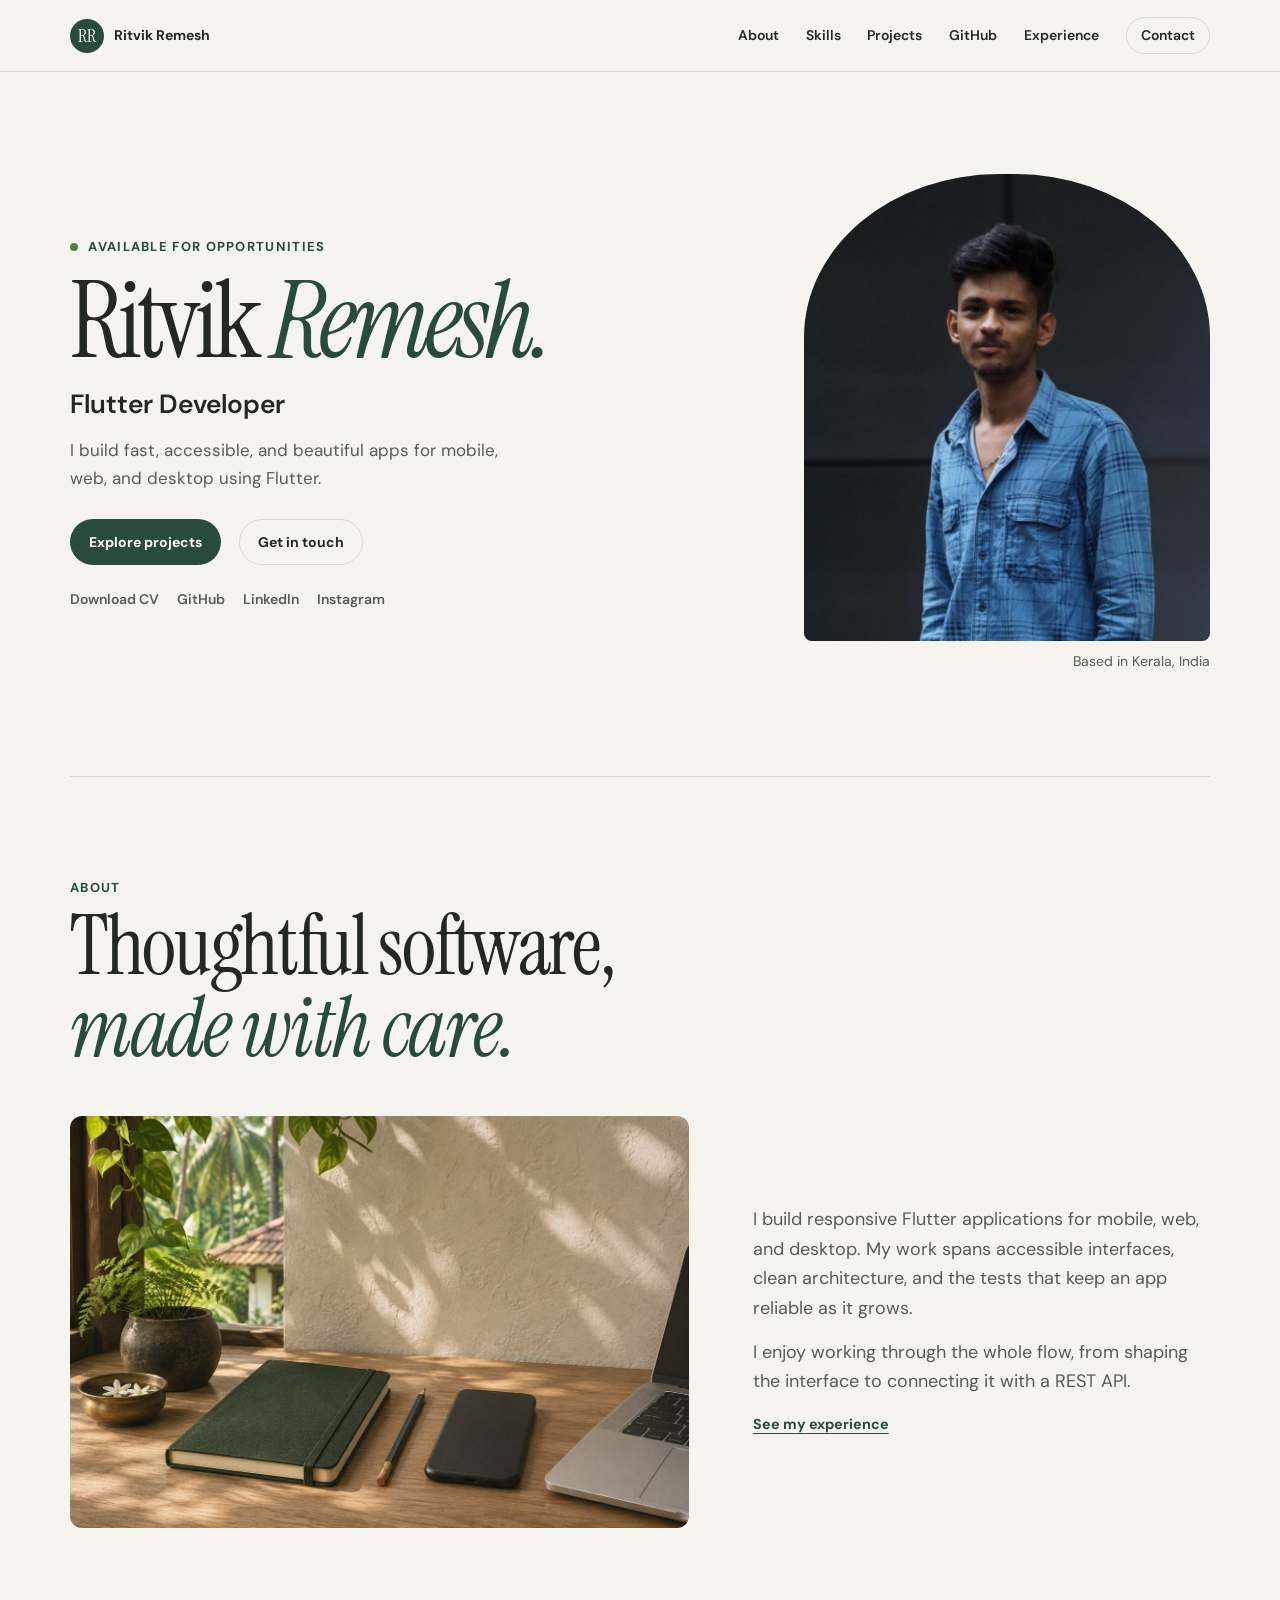
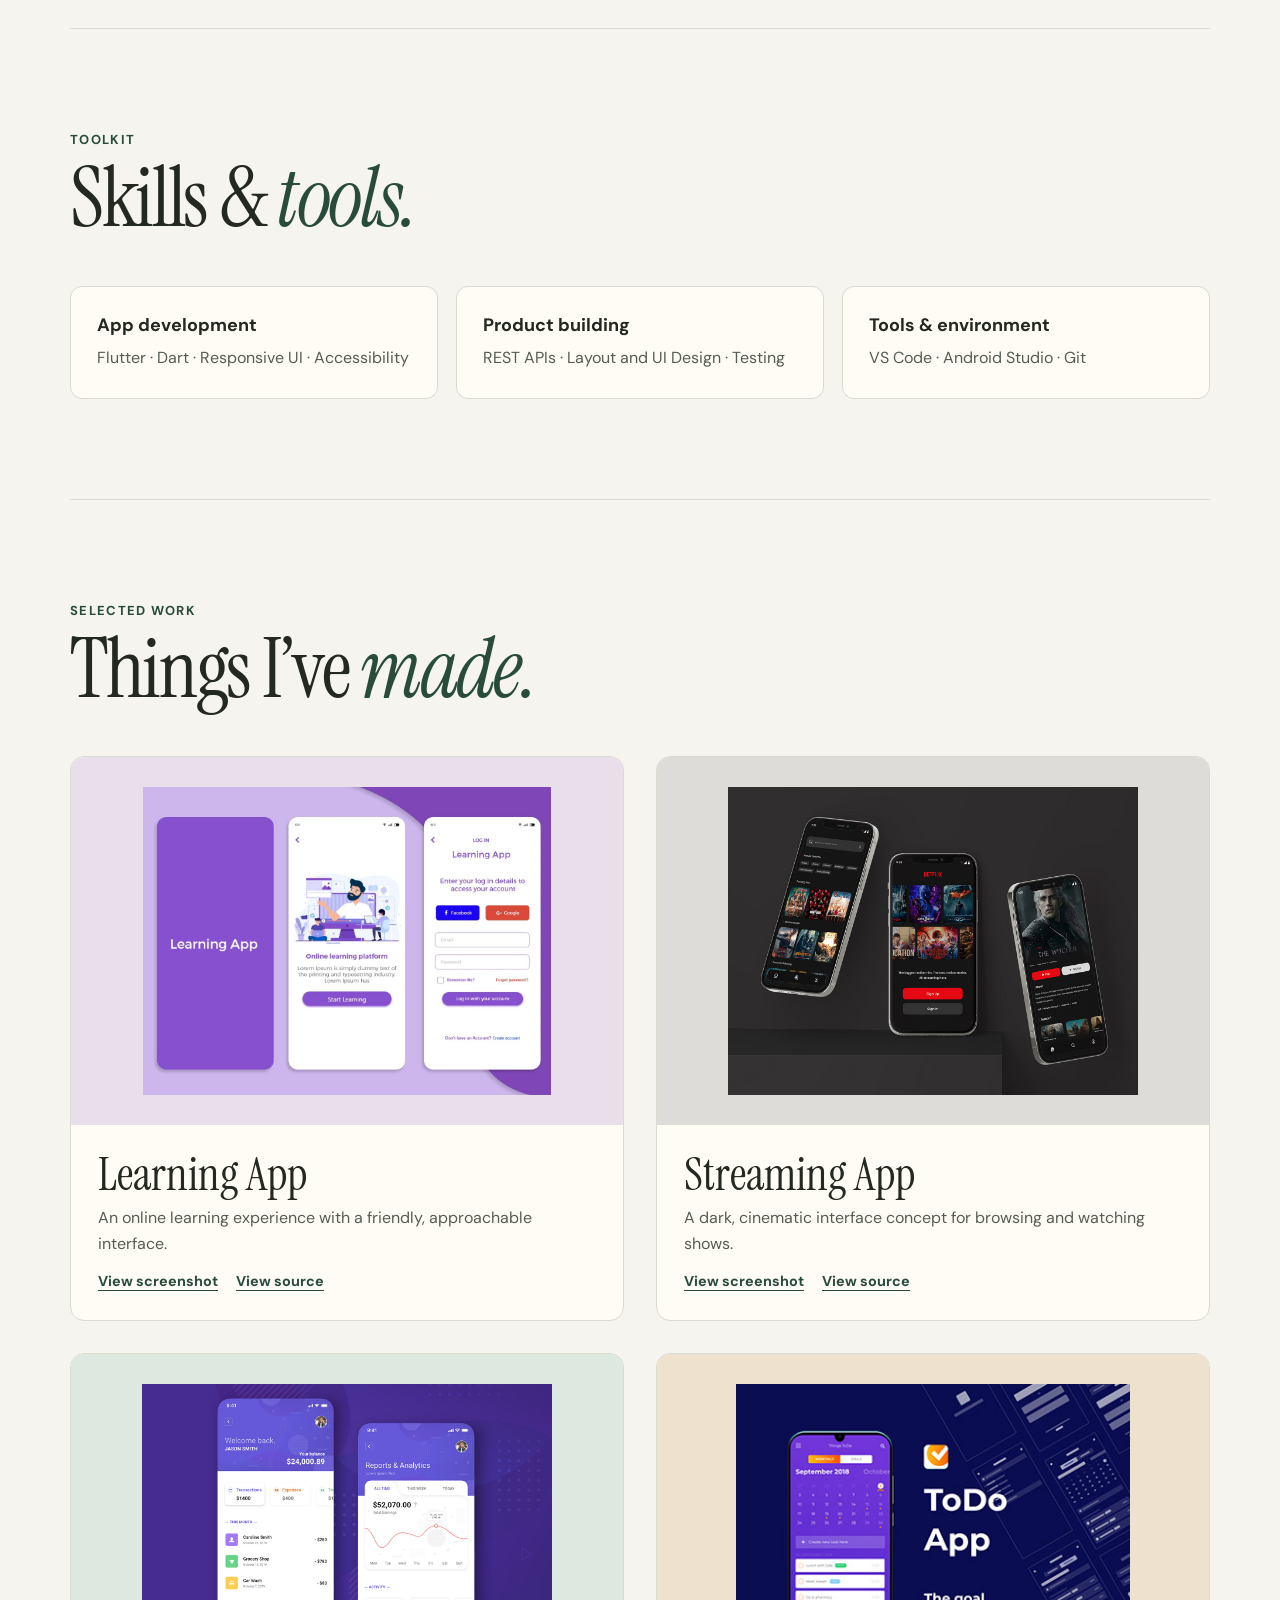
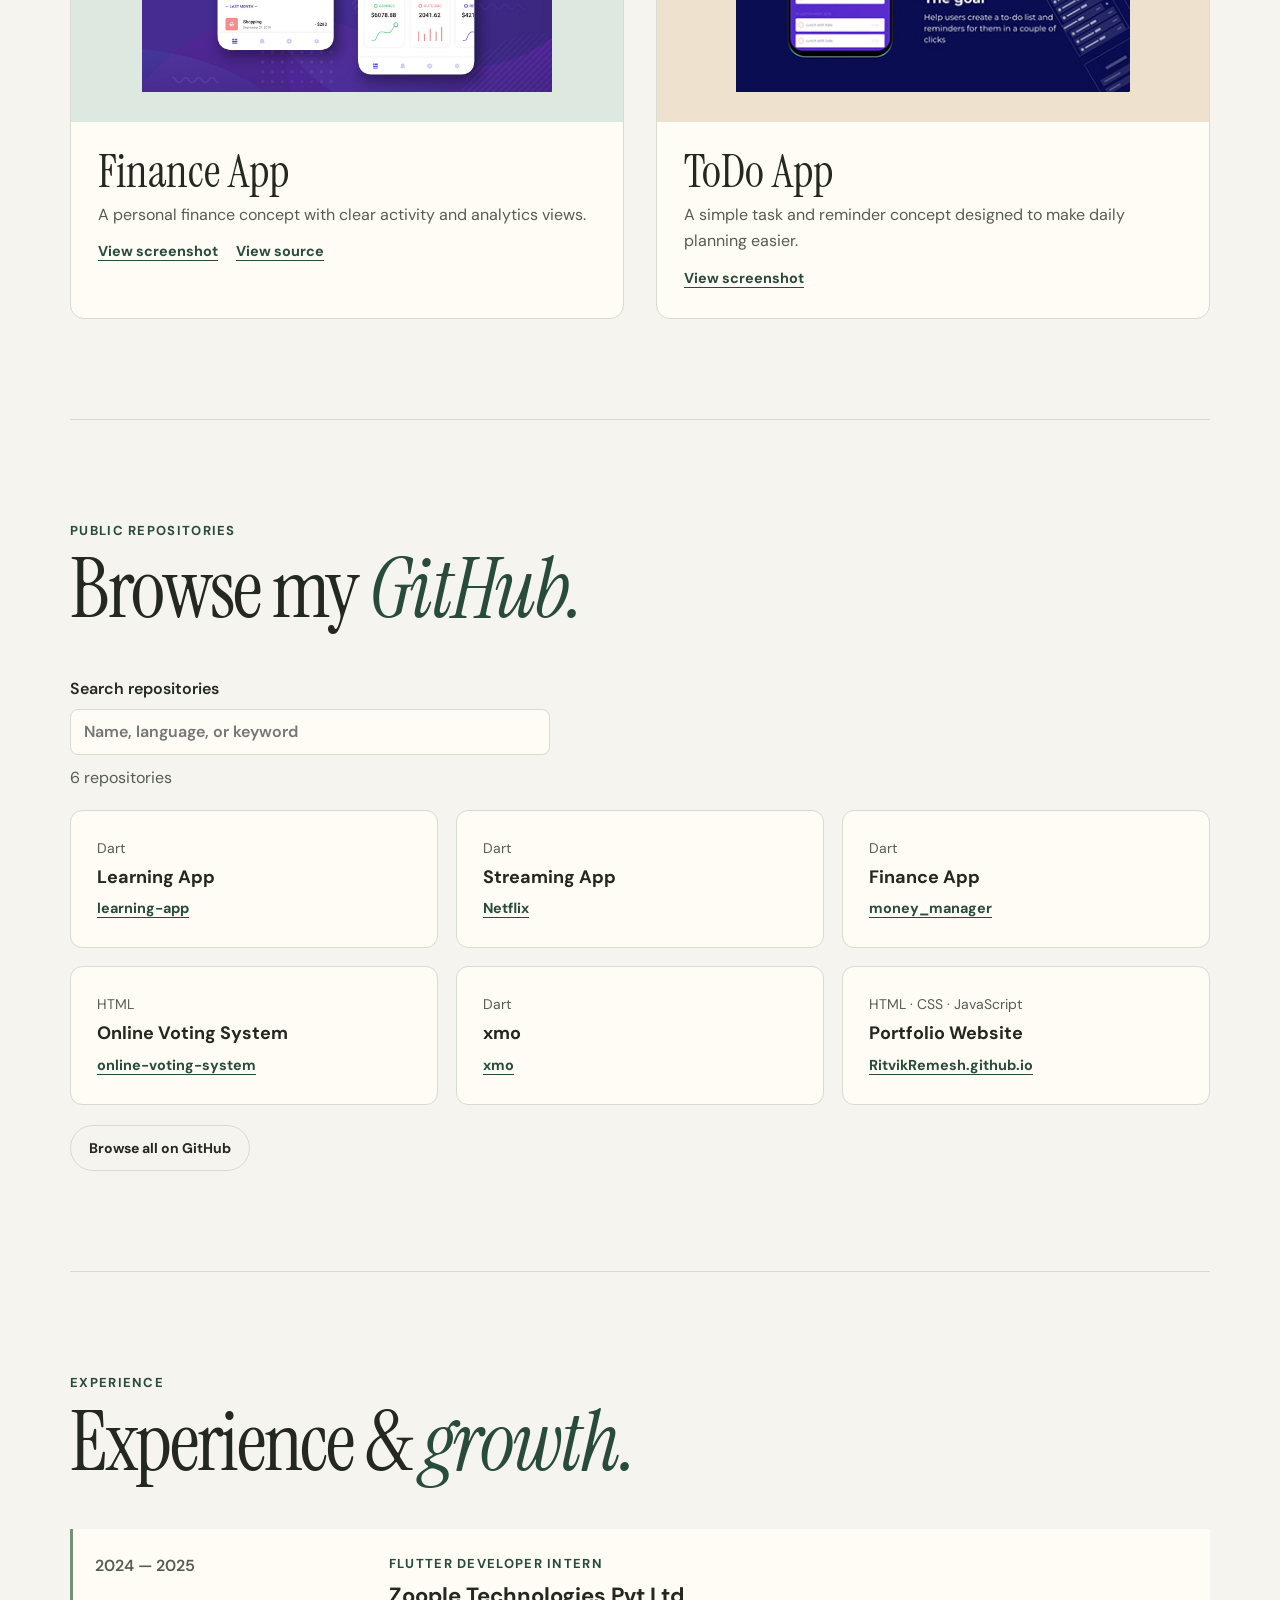
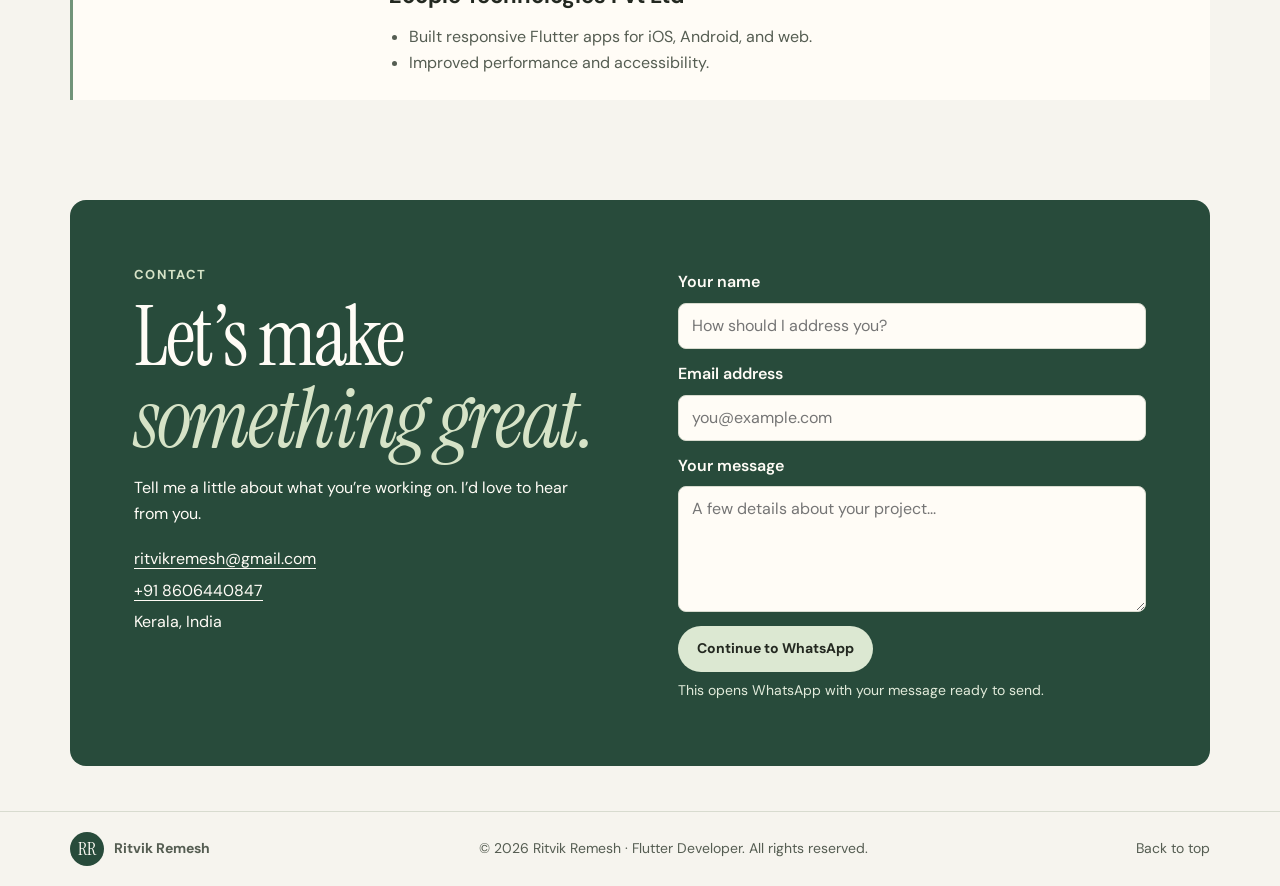
<file: index.html>
<!doctype html>
<html lang="en">
  <head>
    <meta charset="utf-8">
    <meta name="viewport" content="width=device-width, initial-scale=1">
    <meta name="description" content="Ritvik Remesh is a Flutter developer building responsive, accessible applications for mobile, web, and desktop.">
    <meta name="theme-color" content="#f6f4ee">
    <meta property="og:type" content="website">
    <meta property="og:title" content="Ritvik Remesh · Flutter Developer">
    <meta property="og:description" content="Selected Flutter projects, open-source code, and experience from Ritvik Remesh in Kerala, India.">
    <meta property="og:image" content="https://ritvikremesh.github.io/assets/studio.jpg">
    <title>Ritvik Remesh · Flutter Developer</title>
    <link rel="icon" type="image/png" href="favicon.png">
    <link rel="stylesheet" href="static/style.css">
    <script src="static/site.js" defer></script>
  </head>
  <body>
    <a class="skip-link" href="#main-content">Skip to content</a>
    <header class="site-header">
      <a class="brand" href="#home" aria-label="Ritvik Remesh home"><span aria-hidden="true">RR</span> Ritvik Remesh</a>
      <button class="menu-toggle" type="button" aria-expanded="false" aria-controls="site-nav">
        <span class="sr-only">Toggle navigation</span>
        <span></span><span></span>
      </button>
      <nav class="site-nav" id="site-nav" aria-label="Main navigation">
        <a href="#about">About</a>
        <a href="#skills">Skills</a>
        <a href="#projects">Projects</a>
        <a href="#github">GitHub</a>
        <a href="#experience">Experience</a>
        <a class="nav-contact" href="#contact">Contact</a>
      </nav>
      <div class="scroll-progress" aria-hidden="true"></div>
    </header>

    <main id="main-content">
      <section class="hero section-wrap" id="home">
        <div class="hero-copy">
          <p class="eyebrow"><span class="availability-dot"></span> Available for opportunities</p>
          <h1>Ritvik <em>Remesh.</em></h1>
          <p class="hero-role">Flutter Developer</p>
          <p class="hero-description">I build fast, accessible, and beautiful apps for mobile, web, and desktop using Flutter.</p>
          <div class="hero-actions">
            <a class="button button-primary" href="#projects">Explore projects</a>
            <a class="button button-quiet" href="#contact">Get in touch</a>
          </div>
          <div class="social-links" aria-label="CV and social links">
            <a href="https://drive.google.com/uc?export=download&amp;id=1cCo2u4QW77_mY79lMMnzJbQwZtx9zjeD" target="_blank" rel="noopener noreferrer">Download CV</a>
            <a href="https://github.com/RitvikRemesh" target="_blank" rel="noopener noreferrer">GitHub <span aria-hidden="true">↗</span></a>
            <a href="https://www.linkedin.com/in/ritvikremesh/" target="_blank" rel="noopener noreferrer">LinkedIn <span aria-hidden="true">↗</span></a>
            <a href="https://www.instagram.com/ritvik_remesh_/" target="_blank" rel="noopener noreferrer">Instagram <span aria-hidden="true">↗</span></a>
          </div>
        </div>
        <figure class="hero-portrait">
          <div class="portrait-frame">
            <img src="assets/assets/profile_img/ritvik.jpg" width="2090" height="2329" fetchpriority="high" alt="Portrait of Ritvik Remesh">
          </div>
          <figcaption class="portrait-tag">Based in Kerala, India</figcaption>
        </figure>
      </section>

      <section class="section-wrap content-section about-section" id="about">
        <div class="section-heading">
          <p class="eyebrow">About</p>
          <h2>Thoughtful software,<br><span>made with care.</span></h2>
        </div>
        <div class="about-body">
          <img class="studio-image" src="assets/studio.jpg" width="1280" height="853" alt="" loading="lazy" decoding="async">
          <div class="about-copy">
            <p>I build responsive Flutter applications for mobile, web, and desktop. My work spans accessible interfaces, clean architecture, and the tests that keep an app reliable as it grows.</p>
            <p>I enjoy working through the whole flow, from shaping the interface to connecting it with a REST API.</p>
            <a class="text-link" href="#experience">See my experience</a>
          </div>
        </div>
      </section>

      <section class="section-wrap content-section skills-section" id="skills">
        <div class="section-heading">
          <p class="eyebrow">Toolkit</p>
          <h2>Skills &amp; <span>tools.</span></h2>
        </div>
        <div class="skill-groups">
          <article class="skill-card">
            <h3>App development</h3>
            <p>Flutter · Dart · Responsive UI · Accessibility</p>
          </article>
          <article class="skill-card">
            <h3>Product building</h3>
            <p>REST APIs · Layout and UI Design · Testing</p>
          </article>
          <article class="skill-card">
            <h3>Tools &amp; environment</h3>
            <p>VS Code · Android Studio · Git</p>
          </article>
        </div>
      </section>

      <section class="section-wrap content-section projects-section" id="projects">
        <div class="section-heading">
          <p class="eyebrow">Selected work</p>
          <h2>Things I’ve <span>made.</span></h2>
        </div>
        <div class="project-grid selected-work">

          <article class="project-card">
            <div class="project-image project-image-learning">
              <img src="assets/assets/projects/project1.jpg" width="1220" height="922" alt="Learning App interface screenshot" loading="lazy" decoding="async">
            </div>
            <div class="project-info">
              <h3>Learning App</h3>
              <p>An online learning experience with a friendly, approachable interface.</p>
              <div class="project-actions">
                <a class="text-link preview-link" href="assets/assets/projects/project1.jpg" data-title="Learning App" aria-label="View screenshot of Learning App">View screenshot</a>
                <a class="text-link" href="https://github.com/RitvikRemesh/learning-app" aria-label="View source for Learning App on GitHub">View source</a>
              </div>
            </div>
          </article>

          <article class="project-card">
            <div class="project-image project-image-streaming">
              <img src="assets/assets/projects/project2.jpg" width="1400" height="1050" alt="Streaming App interface screenshot" loading="lazy" decoding="async">
            </div>
            <div class="project-info">
              <h3>Streaming App</h3>
              <p>A dark, cinematic interface concept for browsing and watching shows.</p>
              <div class="project-actions">
                <a class="text-link preview-link" href="assets/assets/projects/project2.jpg" data-title="Streaming App" aria-label="View screenshot of Streaming App">View screenshot</a>
                <a class="text-link" href="https://github.com/RitvikRemesh/Netflix" aria-label="View source for Streaming App on GitHub">View source</a>
              </div>
            </div>
          </article>

          <article class="project-card">
            <div class="project-image project-image-finance">
              <img src="assets/assets/projects/project3.jpg" width="1400" height="1050" alt="Finance App interface screenshot" loading="lazy" decoding="async">
            </div>
            <div class="project-info">
              <h3>Finance App</h3>
              <p>A personal finance concept with clear activity and analytics views.</p>
              <div class="project-actions">
                <a class="text-link preview-link" href="assets/assets/projects/project3.jpg" data-title="Finance App" aria-label="View screenshot of Finance App">View screenshot</a>
                <a class="text-link" href="https://github.com/RitvikRemesh/money_manager" aria-label="View source for Finance App on GitHub">View source</a>
              </div>
            </div>
          </article>

          <article class="project-card">
            <div class="project-image project-image-todo">
              <img src="assets/assets/projects/project4.jpg" width="404" height="316" alt="ToDo App interface screenshot" loading="lazy" decoding="async">
            </div>
            <div class="project-info">
              <h3>ToDo App</h3>
              <p>A simple task and reminder concept designed to make daily planning easier.</p>
              <div class="project-actions">
                <a class="text-link preview-link" href="assets/assets/projects/project4.jpg" data-title="ToDo App" aria-label="View screenshot of ToDo App">View screenshot</a>
              </div>
            </div>
          </article>
        </div>
      </section>

      <section class="section-wrap content-section" id="github">
        <div class="section-heading">
          <p class="eyebrow">Public repositories</p>
          <h2>Browse my <span>GitHub.</span></h2>
        </div>
        <div class="repo-controls" hidden>
          <label for="repo-search">Search repositories</label>
          <input type="search" id="repo-search" placeholder="Name, language, or keyword">
        </div>
        <p class="repo-status" role="status" hidden></p>
        <div class="project-grid" id="repo-grid">
          <article class="repo-card">
            <p class="repo-language">Dart</p>
            <h3>Learning App</h3>
            <a class="text-link" href="https://github.com/RitvikRemesh/learning-app" aria-label="View Learning App on GitHub">learning-app</a>
          </article>
          <article class="repo-card">
            <p class="repo-language">Dart</p>
            <h3>Streaming App</h3>
            <a class="text-link" href="https://github.com/RitvikRemesh/Netflix" aria-label="View Streaming App on GitHub">Netflix</a>
          </article>
          <article class="repo-card">
            <p class="repo-language">Dart</p>
            <h3>Finance App</h3>
            <a class="text-link" href="https://github.com/RitvikRemesh/money_manager" aria-label="View Finance App on GitHub">money_manager</a>
          </article>
          <article class="repo-card">
            <p class="repo-language">HTML</p>
            <h3>Online Voting System</h3>
            <a class="text-link" href="https://github.com/RitvikRemesh/online-voting-system" aria-label="View Online Voting System on GitHub">online-voting-system</a>
          </article>
          <article class="repo-card">
            <p class="repo-language">Dart</p>
            <h3>xmo</h3>
            <a class="text-link" href="https://github.com/RitvikRemesh/xmo" aria-label="View xmo on GitHub">xmo</a>
          </article>
          <article class="repo-card">
            <p class="repo-language">HTML · CSS · JavaScript</p>
            <h3>Portfolio Website</h3>
            <a class="text-link" href="https://github.com/RitvikRemesh/RitvikRemesh.github.io" aria-label="View Portfolio Website on GitHub">RitvikRemesh.github.io</a>
          </article>
        </div>
        <a class="button button-quiet repo-profile" href="https://github.com/RitvikRemesh?tab=repositories">Browse all on GitHub</a>
      </section>

      <section class="section-wrap content-section experience-section" id="experience">
        <div class="section-heading">
          <p class="eyebrow">Experience</p>
          <h2>Experience &amp; <span>growth.</span></h2>
        </div>
        <article class="experience-card">
          <div class="experience-date">2024 — 2025</div>
          <div>
            <p class="eyebrow">Flutter Developer Intern</p>
            <h3>Zoople Technologies Pvt Ltd</h3>
            <ul>
              <li>Built responsive Flutter apps for iOS, Android, and web.</li>
              <li>Improved performance and accessibility.</li>
            </ul>
          </div>
        </article>
      </section>

      <section class="section-wrap contact-section" id="contact">
        <div class="contact-intro">
          <p class="eyebrow">Contact</p>
          <h2>Let’s make<br><span>something great.</span></h2>
          <p>Tell me a little about what you’re working on. I’d love to hear from you.</p>
          <div class="contact-details">
            <a href="mailto:ritvikremesh@gmail.com">ritvikremesh@gmail.com</a>
            <a href="tel:+918606440847">+91 8606440847</a>
            <span>Kerala, India</span>
          </div>
        </div>
        <form class="contact-form" id="contact-form" hidden>
          <label for="name">Your name</label>
          <input id="name" name="name" type="text" autocomplete="name" placeholder="How should I address you?" required>
          <label for="email">Email address</label>
          <input id="email" name="email" type="email" autocomplete="email" placeholder="you@example.com" required>
          <label for="message">Your message</label>
          <textarea id="message" name="message" rows="4" placeholder="A few details about your project..." required></textarea>
          <button class="button button-primary" type="submit">Continue to WhatsApp</button>
          <p class="form-note" id="form-note" aria-live="polite">This opens WhatsApp with your message ready to send.</p>
        </form>
        <noscript><a class="button button-primary" href="https://wa.me/918606440847">Open WhatsApp</a></noscript>
      </section>
    </main>

    <dialog class="project-preview" aria-labelledby="preview-title">
      <div class="preview-heading">
        <h2 id="preview-title"></h2>
        <form method="dialog"><button type="submit" class="button button-quiet">Close</button></form>
      </div>
      <img alt="">
      <div class="preview-controls" aria-label="Project screenshot navigation">
        <button class="button button-quiet preview-previous" type="button">Previous</button>
        <p class="preview-position" role="status"></p>
        <button class="button button-quiet preview-next" type="button">Next</button>
      </div>
    </dialog>

    <footer class="site-footer">
      <a class="brand" href="#home"><span aria-hidden="true">RR</span> Ritvik Remesh</a>
      <p>© <span id="copyright-year">2026</span> Ritvik Remesh · Flutter Developer. All rights reserved.</p>
      <a class="back-to-top" href="#home">Back to top</a>
    </footer>
  </body>
</html>
</file>
<file: static/style.css>
﻿@import url("https://fonts.googleapis.com/css2?family=DM+Sans:wght@400;500;600;700&family=Instrument+Serif:ital@0;1&display=swap");

:root {
  color-scheme: light;
  --paper: #f6f4ee;
  --white: #fffcf6;
  --ink: #232820;
  --muted: #555d52;
  --line: #d8dbcf;
  --green: #284b3b;
  --heading: "Instrument Serif", Georgia, serif;
  --body: "DM Sans", system-ui, sans-serif;
}

*, *::before, *::after { box-sizing: border-box; }
[hidden] { display: none !important; }
html { scroll-padding-top: 88px; }
body { margin: 0; background: var(--paper); color: var(--ink); font: 1rem/1.65 var(--body); }
a { color: inherit; text-decoration: none; }
button, input, textarea { font: inherit; }
img { display: block; max-width: 100%; }
h1, h2, h3, p, figure { margin: 0; }
:focus-visible { outline: 2px solid currentColor; outline-offset: 4px; }
::selection { background: #ccd9bd; color: var(--ink); }

.sr-only {
  position: absolute;
  width: 1px;
  height: 1px;
  padding: 0;
  overflow: hidden;
  clip-path: inset(50%);
  white-space: nowrap;
}
.skip-link { position: fixed; z-index: 5; top: 8px; left: 12px; translate: 0 -160%; padding: 8px 16px; background: var(--white); }
.skip-link:focus { translate: none; }
.section-wrap { width: min(1140px, calc(100% - 80px)); margin-inline: auto; }

.site-header {
  position: sticky;
  z-index: 3;
  top: 0;
  display: flex;
  align-items: center;
  justify-content: space-between;
  gap: 20px;
  min-height: 72px;
  padding-inline: max(40px, calc((100% - 1140px) / 2));
  border-bottom: 1px solid var(--line);
  background: rgb(246 244 238 / 95%);
  backdrop-filter: blur(12px);
}
.brand { display: inline-flex; flex: none; align-items: center; gap: 10px; font-size: .875rem; font-weight: 700; }
.brand span { display: grid; width: 34px; height: 34px; place-items: center; border-radius: 50%; background: var(--green); color: var(--white); font: 1.1rem var(--heading); }
.site-nav { display: flex; gap: clamp(14px, 2.1vw, 30px); align-items: center; font-size: .875rem; font-weight: 600; }
.site-nav a:hover, .site-nav a[aria-current], .social-links a:hover { color: var(--green); text-decoration: underline; text-underline-offset: 5px; }
.site-nav .nav-contact { padding: 6px 14px; border: 1px solid var(--line); border-radius: 999px; }
.menu-toggle { display: none; }
.scroll-progress { position: absolute; inset: auto 0 -1px; height: 2px; background: #719479; transform: scaleX(0); transform-origin: left; pointer-events: none; }

.hero {
  display: grid;
  grid-template-columns: minmax(0, 1.35fr) minmax(0, .85fr);
  align-items: center;
  gap: clamp(32px, 7vw, 104px);
  min-height: min(690px, calc(100svh - 72px));
  padding-block: clamp(54px, 8vw, 104px);
}
.eyebrow { color: var(--green); font-size: .8125rem; font-weight: 700; letter-spacing: .1em; text-transform: uppercase; }
.availability-dot { display: inline-block; width: 8px; height: 8px; margin-right: 6px; border-radius: 50%; background: #547c4c; }
.hero h1 { margin-block: 15px 14px; font: 400 clamp(4rem, 8.3vw, 8.4rem)/.91 var(--heading); letter-spacing: -.045em; }
.hero h1 em { color: var(--green); }
.hero-role { margin-bottom: 9px; font-size: clamp(1.25rem, 2.4vw, 1.65rem); font-weight: 600; }
.hero-description { max-width: 39ch; color: var(--muted); font-size: 1.0625rem; }
.hero-actions, .social-links, .project-actions { display: flex; flex-wrap: wrap; align-items: center; gap: 10px 18px; }
.hero-actions { margin-top: 27px; }
.social-links { margin-top: 23px; color: var(--muted); font-size: .875rem; font-weight: 600; }
.social-links span { display: none; }
.button { display: inline-flex; min-height: 46px; align-items: center; justify-content: center; padding: 9px 18px; border: 1px solid transparent; border-radius: 999px; cursor: pointer; font-size: .875rem; font-weight: 700; transition: background .2s, color .2s, border-color .2s; }
.button-primary { background: var(--green); color: var(--white); }
.button-primary:hover { background: #3c624f; }
.button-quiet { border-color: var(--line); background: transparent; color: inherit; }
.button-quiet:hover { border-color: var(--green); background: #e7ece1; }
.hero-portrait { width: 100%; max-width: 440px; justify-self: end; }
.portrait-frame { overflow: hidden; aspect-ratio: 4 / 4.6; border-radius: 48% 48% 8px 8px / 35% 35% 8px 8px; background: #deded0; }
.portrait-frame img { width: 100%; height: 100%; object-fit: cover; object-position: center 35%; }
.portrait-tag { margin-top: 9px; color: var(--muted); font-size: .875rem; text-align: right; }

.content-section { padding-block: clamp(54px, 8vw, 100px); border-top: 1px solid var(--line); }
.section-heading { display: grid; gap: 7px; margin-bottom: clamp(23px, 4vw, 46px); }
h2 { font: 400 clamp(2.7rem, 6.5vw, 5.2rem)/.99 var(--heading); letter-spacing: -.028em; }
h2 span { color: var(--green); font-style: italic; }
.about-body { display: grid; grid-template-columns: 1.15fr .85fr; gap: clamp(22px, 5vw, 78px); align-items: center; }
.studio-image { width: 100%; height: auto; border-radius: 12px; background: #e8e0d0; }
.about-copy { max-width: 45ch; color: var(--muted); font-size: clamp(1rem, 1.6vw, 1.125rem); }
.about-copy p + p { margin-top: 14px; }
.text-link { display: inline-block; width: fit-content; color: var(--green); font-size: .9rem; font-weight: 700; text-decoration: underline; text-underline-offset: 4px; }
.text-link:hover { text-decoration-thickness: 2px; }
.about-copy .text-link { margin-top: 16px; }

.skill-groups, .project-grid { display: grid; gap: 18px; grid-template-columns: repeat(3, minmax(0, 1fr)); }
.skill-card, .repo-card { padding: clamp(16px, 2.4vw, 26px); border: 1px solid var(--line); border-radius: 12px; background: var(--white); }
.skill-card h3, .repo-card h3 { font-size: 1.125rem; line-height: 1.35; }
.skill-card p { margin-top: 8px; color: var(--muted); }

.selected-work { grid-template-columns: repeat(2, minmax(0, 1fr)); gap: clamp(17px, 3vw, 32px); }
.project-card { overflow: hidden; border: 1px solid var(--line); border-radius: 14px; background: var(--white); }
.project-image { display: grid; overflow: hidden; aspect-ratio: 1.5; place-items: center; padding: clamp(12px, 3vw, 30px); }
.project-image img { width: 100%; height: 100%; min-height: 0; object-fit: contain; transition: transform .45s cubic-bezier(.2, .7, .2, 1); }
.project-card:is(:hover, :focus-within) img { transform: scale(1.045); }
.project-image-learning { background: #e9dfeb; }
.project-image-streaming { background: #dedcd8; }
.project-image-finance { background: #dde8e1; }
.project-image-todo { background: #eee1ce; }
.project-info { padding: clamp(17px, 3vw, 27px); }
.project-info h3 { margin-bottom: 7px; font: 400 clamp(1.9rem, 4vw, 2.85rem)/1 var(--heading); }
.project-info p { color: var(--muted); }
.project-actions { margin-top: 12px; }
.repo-controls { display: grid; max-width: 30rem; gap: 6px; font-weight: 600; }
.repo-status { margin: 10px 0 18px; color: var(--muted); }
.repo-language { margin-bottom: 5px; color: var(--muted); font-size: .875rem; }
.repo-card a { margin-top: 8px; overflow-wrap: anywhere; }
.repo-profile { margin-top: 20px; }
.experience-card { display: grid; grid-template-columns: minmax(100px, 1fr) 3fr; gap: 20px; padding: 24px 0 24px 22px; border-left: 3px solid #719479; background: var(--white); }
.experience-date { color: var(--muted); font-weight: 600; }
.experience-card h3 { margin-top: 4px; font-size: 1.375rem; }
.experience-card ul { margin: 9px 0 0; padding-left: 20px; color: var(--muted); }

.contact-section { display: grid; grid-template-columns: 1fr 1fr; gap: clamp(26px, 6vw, 80px); width: min(1140px, calc(100% - 80px)); margin-bottom: 45px; padding: clamp(24px, 6vw, 64px); border-radius: 16px; background: var(--green); color: var(--white); }
.contact-intro .eyebrow, .contact-intro h2 span { color: #d6e3c7; }
.contact-intro h2 { margin-block: 10px 14px; }
.contact-details { display: grid; gap: 5px; margin-top: 19px; }
.contact-details a { width: fit-content; overflow-wrap: anywhere; text-decoration: underline; text-underline-offset: 4px; }
.contact-form { display: grid; align-content: start; gap: 7px; }
.contact-form label { margin-top: 5px; font-weight: 600; }
.repo-controls input, .contact-form input, .contact-form textarea { width: 100%; min-height: 44px; padding: 9px 13px; border: 1px solid var(--line); border-radius: 8px; background: var(--white); color: var(--ink); }
.contact-form textarea { resize: vertical; }
.contact-form .button-primary, .contact-section noscript .button { justify-self: start; margin-top: 7px; background: #dce8d2; color: var(--ink); }
.contact-form .button-primary:hover { background: var(--white); }
.form-note { font-size: .875rem; color: #e2ebdb; }
.site-footer { display: flex; align-items: center; justify-content: space-between; flex-wrap: wrap; gap: 12px 24px; padding: 20px max(40px, calc((100% - 1140px) / 2)); border-top: 1px solid var(--line); color: var(--muted); font-size: .875rem; }

.project-preview { width: min(870px, calc(100% - 24px)); max-height: 90vh; padding: clamp(12px, 3vw, 25px); border: 1px solid var(--line); border-radius: 14px; background: var(--white); color: var(--ink); }
.project-preview::backdrop { background: rgb(21 32 25 / 74%); }
.preview-heading { display: flex; align-items: center; justify-content: space-between; gap: 12px; margin-bottom: 12px; }
.preview-heading h2 { font-size: clamp(1.8rem, 5vw, 3.2rem); }
.project-preview img { width: 100%; height: min(60vh, 560px); object-fit: contain; }
.preview-controls { display: grid; grid-template-columns: auto minmax(0, 1fr) auto; align-items: center; gap: 8px; margin-top: 12px; }
.preview-position { color: var(--muted); font-size: .875rem; text-align: center; }
body:has(.project-preview[open]) { overflow: hidden; }

@media (max-width: 820px) {
  .section-wrap, .contact-section { width: calc(100% - 40px); }
  .site-header, .site-footer { padding-inline: 20px; }
  .site-header { min-height: 64px; flex-wrap: wrap; }
  .site-nav { flex-wrap: wrap; }
  .js .menu-toggle { display: grid; gap: 5px; padding: 12px 8px; border: 0; background: transparent; cursor: pointer; }
  .menu-toggle span:not(.sr-only) { width: 22px; height: 2px; background: var(--ink); }
  .js .site-nav { position: absolute; inset: 100% 0 auto; display: none; gap: 0; padding: 8px 20px 14px; border-bottom: 1px solid var(--line); background: var(--paper); }
  .js .site-nav.is-open { display: grid; }
  .js .site-nav a { padding: 8px 4px; }
  .js .nav-contact { border: 0; }
}

@media (max-width: 610px) {
  .hero, .about-body, .contact-section { grid-template-columns: minmax(0, 1fr); }
  .hero { gap: 30px; }
  .hero h1 { font-size: clamp(3.65rem, 15vw, 6rem); }
  .hero-portrait { max-width: 360px; justify-self: center; }
  .portrait-frame { aspect-ratio: 1 / 1.08; }
  .skill-groups, .selected-work { grid-template-columns: minmax(0, 1fr); }
  #repo-grid { grid-template-columns: repeat(2, minmax(0, 1fr)); gap: 10px; }
  .experience-card { grid-template-columns: minmax(0, 1fr); gap: 5px; padding-right: 16px; }
}

@media (prefers-reduced-motion: no-preference) {
  html { scroll-behavior: smooth; }
  .hero-copy > *, .hero-portrait, .reveal-in { animation: rise-in .62s cubic-bezier(.2, .7, .2, 1) backwards; }
  .hero h1 { animation-delay: .07s; }
  .hero-role, .hero-portrait { animation-delay: .12s; }
  .hero-description { animation-delay: .17s; }
  .hero-actions { animation-delay: .23s; }
  .social-links { animation-delay: .29s; }
  .project-preview[open] { animation: rise-in .25s ease-out; }
  .reveal-in:focus-within { animation: none; }
}

@media (prefers-reduced-motion: reduce) {
  *, *::before, *::after { transition: none !important; }
  .project-card:is(:hover, :focus-within) img { transform: none; }
}

@keyframes rise-in {
  from { opacity: .35; transform: translateY(15px); }
  to { opacity: 1; transform: translateY(0); }
}
</file>
